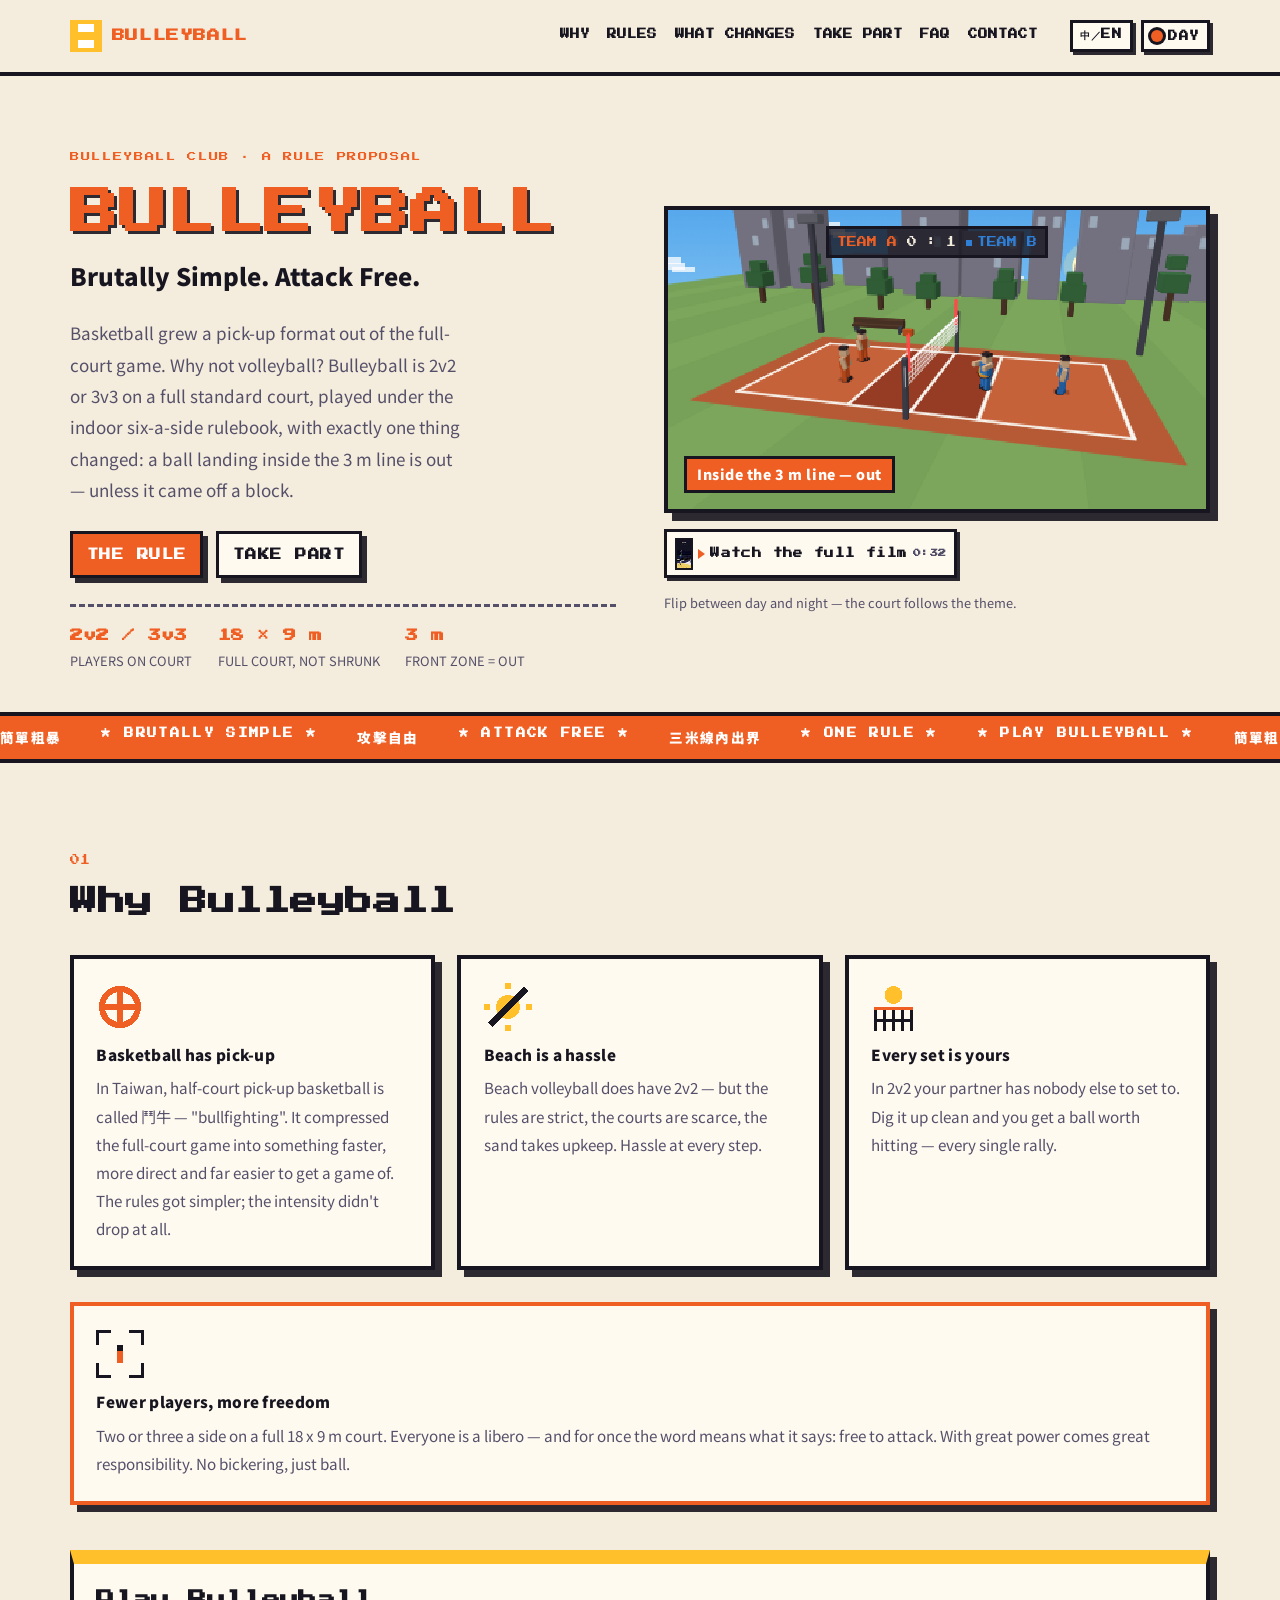
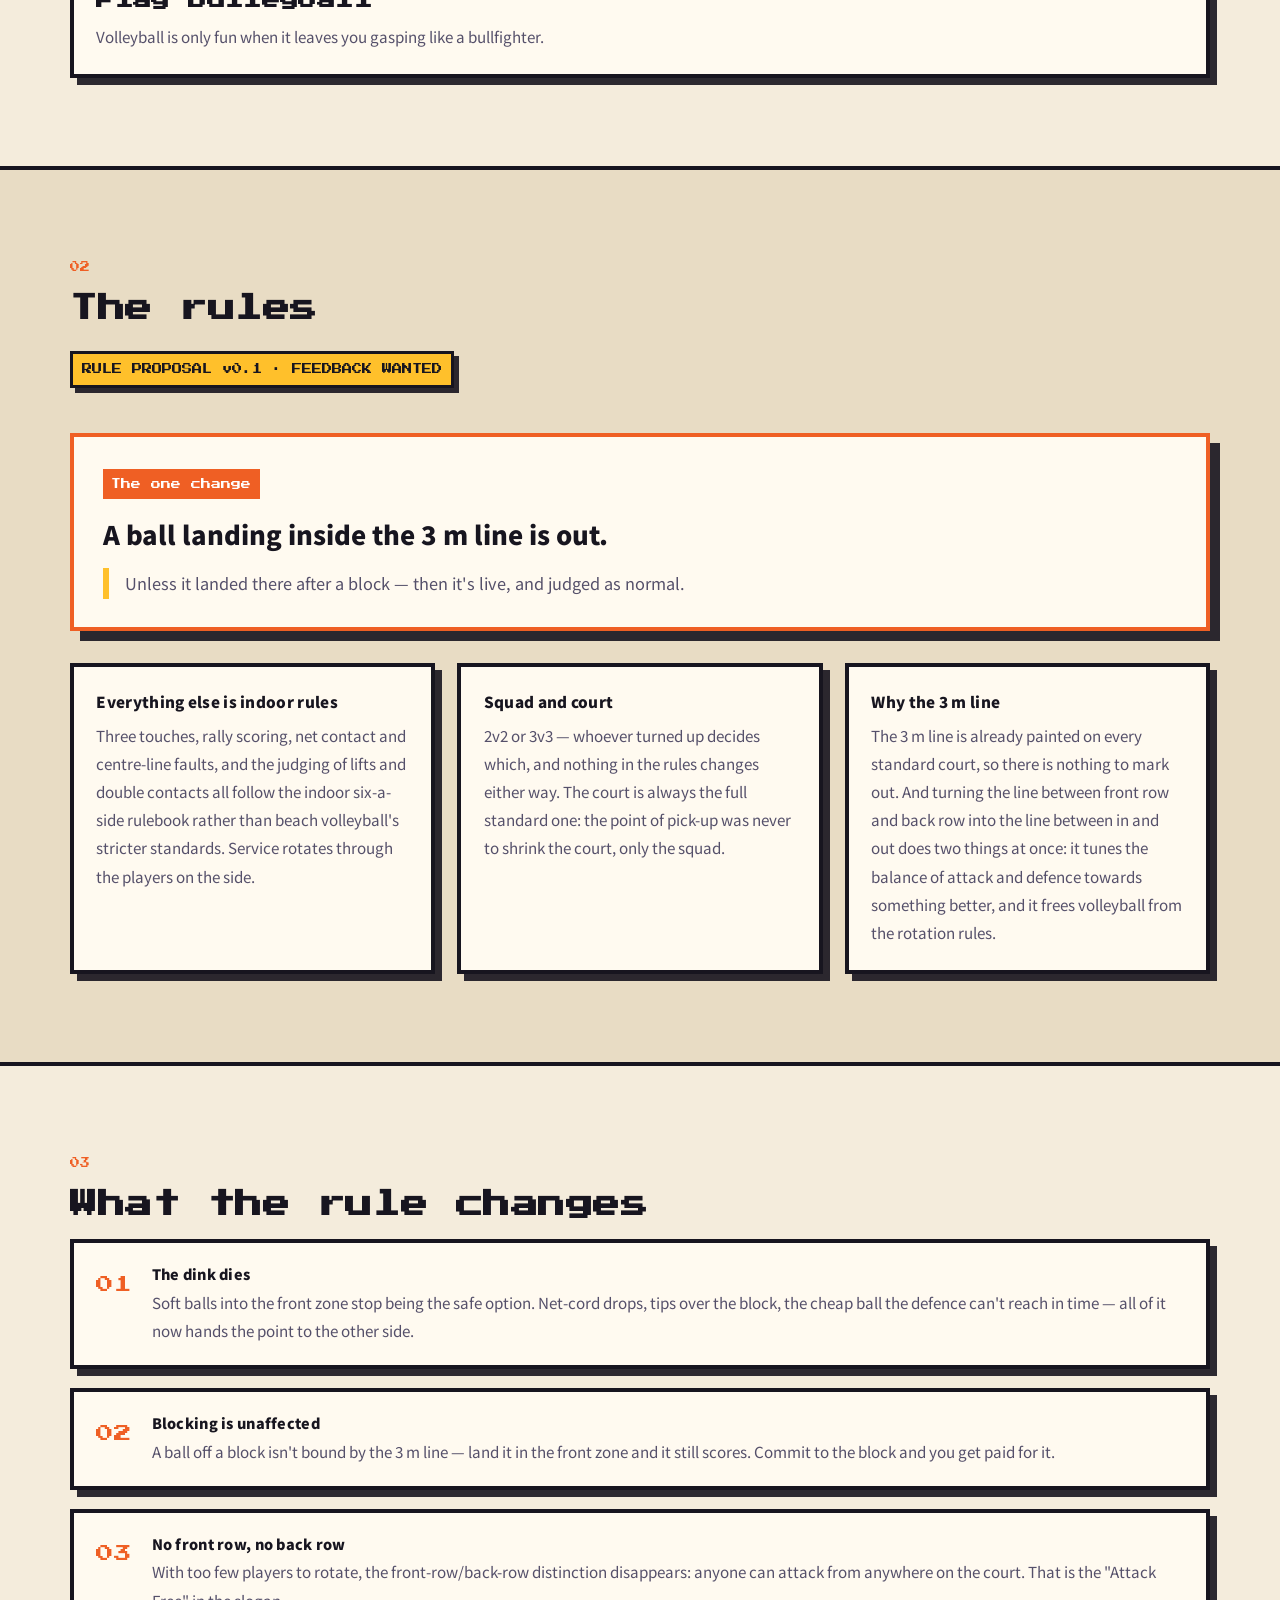
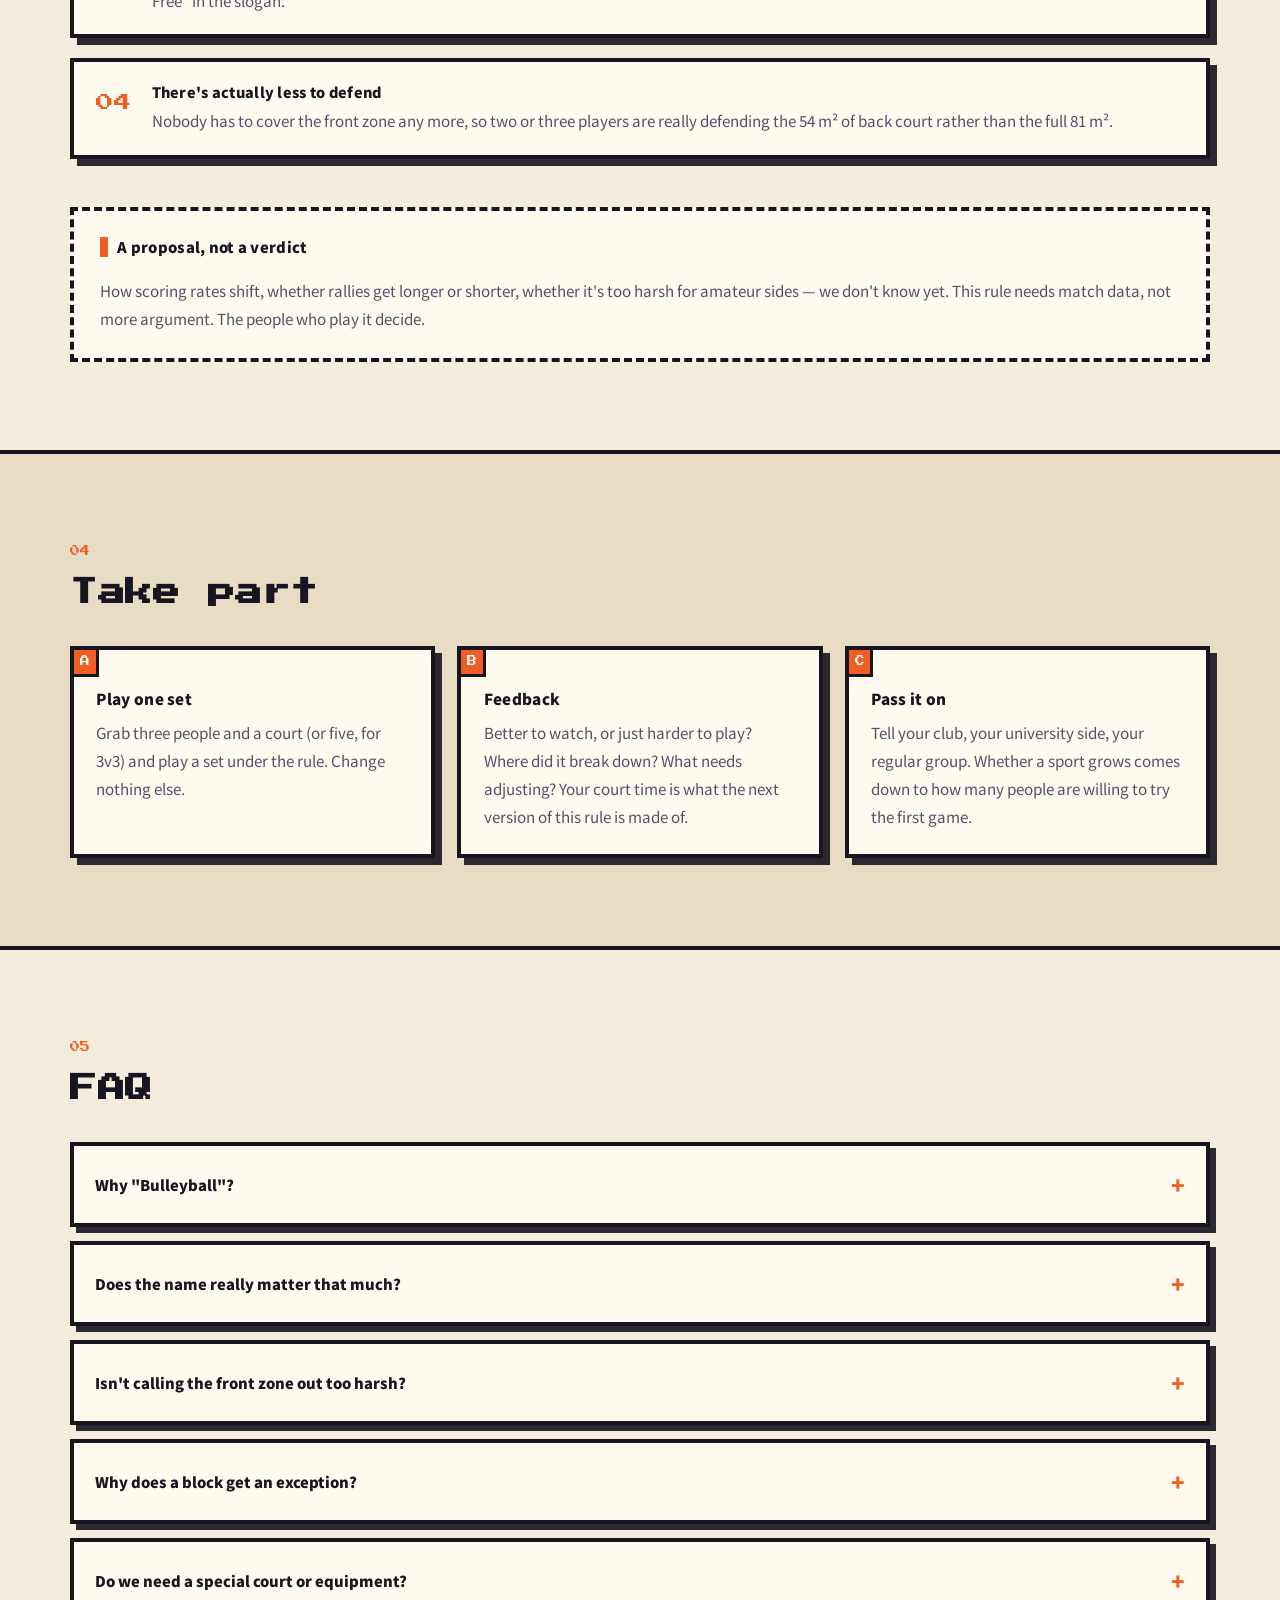
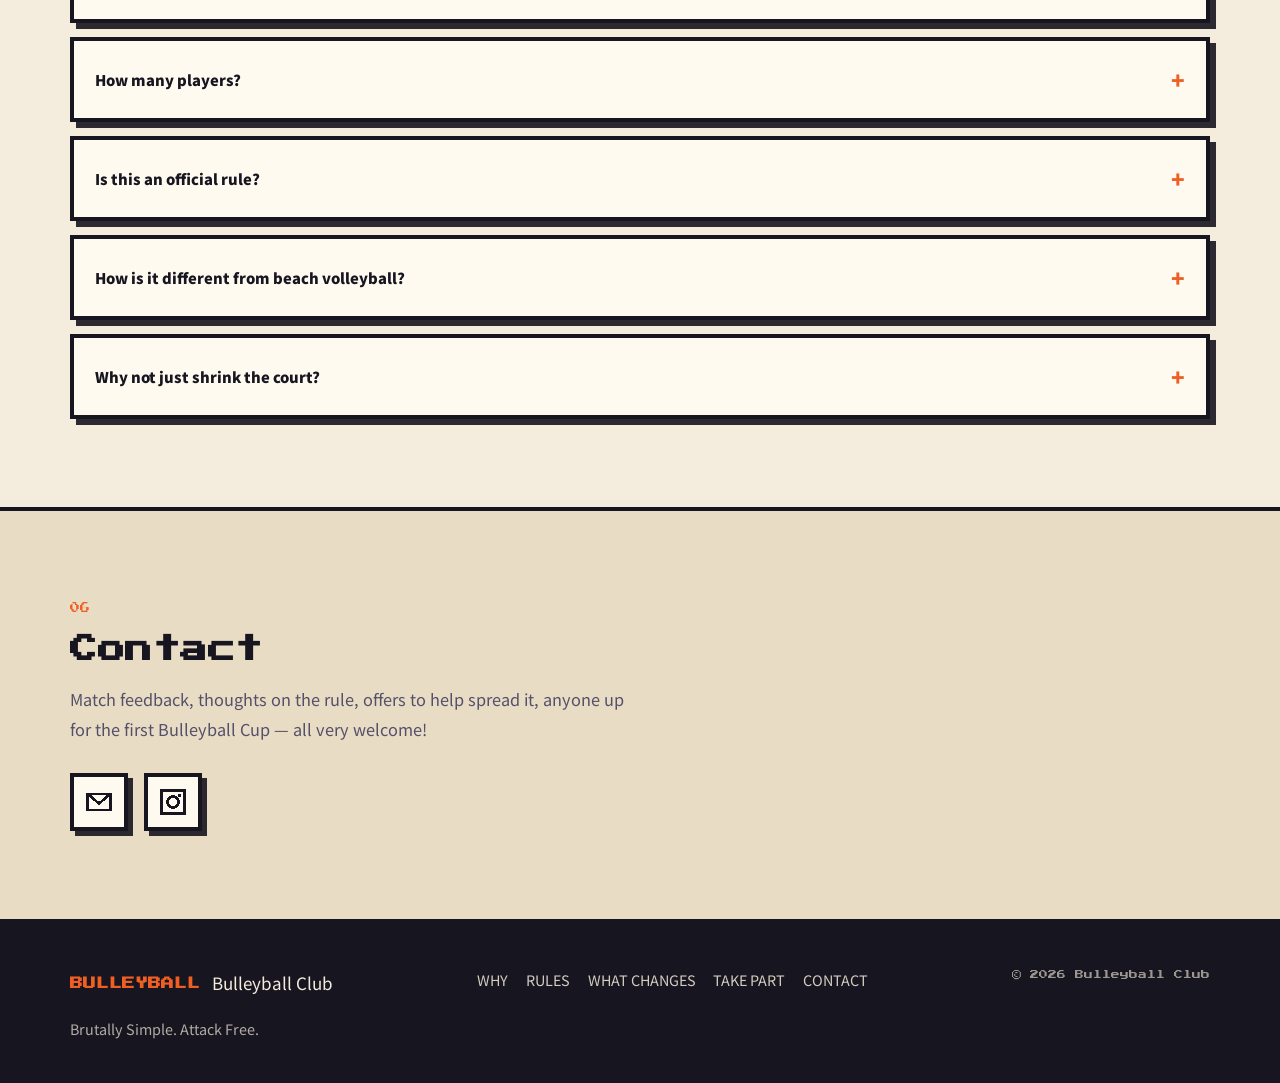
<file: index.html>
<!DOCTYPE html>
<html lang="zh-Hant" data-theme="dark">
<head>
<meta charset="utf-8">
<meta name="viewport" content="width=device-width, initial-scale=1">
<title>鬥牛排球 Bulleyball ｜ 鬥牛排球運動推廣社</title>
<meta name="description" data-i18n-attr="content:meta.desc" content="鬥牛排球（簡稱牛排）：2v2 或 3v3 打整座標準球場，規則沿用六人制排球競賽規則，只改一條——球落在三米線內算出界，攔網除外。簡單粗暴、攻擊自由">
<meta name="theme-color" content="#0f1020">
<link rel="icon" href="assets/img/favicon.svg" type="image/svg+xml">
<!-- Google Search does not list SVG among the favicon formats it reads,
     so the same mark is published as PNG and ICO as well. -->
<link rel="icon" href="assets/img/favicon-96.png" type="image/png" sizes="96x96">
<link rel="icon" href="/favicon.ico" sizes="32x32 48x48 64x64">
<link rel="apple-touch-icon" href="assets/img/apple-touch-icon.png" sizes="192x192">
<meta property="og:type" content="website">
<meta property="og:title" content="鬥牛排球 Bulleyball">
<meta property="og:description" content="簡單粗暴、攻擊自由。2v2 或 3v3 打整座標準球場，規則沿用六人制排球競賽規則，只改一條：球落在三米線內算出界，攔網除外。">
<meta property="og:url" content="https://bulleyball.club/">
<meta property="og:image" content="https://bulleyball.club/assets/img/og.png">
<meta name="twitter:card" content="summary_large_image">
<link rel="preconnect" href="https://fonts.googleapis.com">
<link rel="preconnect" href="https://fonts.gstatic.com" crossorigin>
<link href="https://fonts.googleapis.com/css2?family=Press+Start+2P&family=Noto+Sans+TC:wght@400;700;900&display=swap" rel="stylesheet">
<link rel="stylesheet" href="assets/css/style.css">
<script>
/* Bootstrap theme + language before paint to avoid a flash of the wrong mode. */
(function () {
  try {
    var t = localStorage.getItem('bb-theme');
    if (!t) t = window.matchMedia('(prefers-color-scheme: light)').matches ? 'light' : 'dark';
    document.documentElement.setAttribute('data-theme', t);
    var l = localStorage.getItem('bb-lang');
    if (!l) l = (navigator.language || 'zh').toLowerCase().indexOf('zh') === 0 ? 'zh' : 'en';
    document.documentElement.setAttribute('lang', l === 'zh' ? 'zh-Hant' : 'en');
    document.documentElement.setAttribute('data-lang', l);
  } catch (e) {}
})();
</script>
</head>
<body>
<a class="skip-link" href="#main" data-i18n="a11y.skip">跳到主要內容</a>

<header class="site-header">
  <div class="wrap header-inner">
    <a class="brand" href="#top">
      <span class="brand-mark" aria-hidden="true">
        <svg viewBox="0 0 32 32" width="32" height="32" shape-rendering="crispEdges">
          <rect x="0" y="0" width="32" height="32" fill="#ffc02b"/>
          <rect x="8" y="4" width="16" height="8" fill="#ffffff"/>
          <rect x="8" y="20" width="16" height="8" fill="#ffffff"/>
        </svg>
      </span>
      <span class="brand-text">
        <b class="brand-zh">鬥牛排球</b>
        <b class="brand-en latin">BULLEYBALL</b>
      </span>
    </a>

    <button class="nav-toggle pixel-btn" aria-expanded="false" aria-controls="site-nav" data-i18n-attr="aria-label:a11y.menu">
      <span aria-hidden="true">☰</span>
    </button>

    <nav id="site-nav" class="site-nav" data-i18n-attr="aria-label:a11y.nav">
      <a href="#about" data-i18n="nav.about">緣起</a>
      <a href="#rules" data-i18n="nav.rules">規則</a>
      <a href="#effect" data-i18n="nav.effect">改變了什麼</a>
      <a href="#join" data-i18n="nav.join">一起推廣</a>
      <a href="#faq" data-i18n="nav.faq">問答</a>
      <a href="#contact" data-i18n="nav.contact">聯絡</a>
    </nav>

    <div class="switches">
      <button id="lang-toggle" class="pixel-btn small" data-i18n-attr="aria-label:a11y.lang">
        <span class="latin">中／EN</span>
      </button>
      <button id="theme-toggle" class="pixel-btn small" data-i18n-attr="aria-label:a11y.theme">
        <span class="theme-ico" aria-hidden="true"></span>
        <span class="theme-label" data-i18n="ui.night">夜場</span>
      </button>
    </div>
  </div>
</header>

<main id="main">

<!-- ══════════════ HERO ══════════════ -->
<section class="hero" id="top">
  <div class="wrap hero-grid">
    <div class="hero-copy">
      <p class="eyebrow" data-i18n="hero.eyebrow">鬥牛排球運動推廣社 ・ 規則倡議中</p>
      <h1 class="hero-title">
        <span class="t-zh">鬥牛排球</span>
        <span class="t-en latin">BULLEYBALL</span>
      </h1>
      <p class="hero-sub" data-i18n="hero.sub">簡稱「牛排」</p>
      <p class="hero-slogan" data-i18n="hero.slogan">簡單粗暴、攻擊自由</p>
      <p class="hero-lead" data-i18n="hero.lead">籃球從全場發展出「鬥牛」，排球何嘗不可？2v2 或 3v3 打整座標準球場，規則沿用六人制排球競賽規則，只動一條：球落在三米線內算出界——攔網除外。</p>
      <div class="hero-cta">
        <a class="pixel-btn primary" href="#rules" data-i18n="hero.cta1">看規則</a>
        <a class="pixel-btn" href="#join" data-i18n="hero.cta2">一起推廣</a>
      </div>
      <ul class="hero-facts">
        <li><b class="latin">2v2 / 3v3</b><span data-i18n="hero.fact1">上場人數</span></li>
        <li><b class="latin">18 × 9 m</b><span data-i18n="hero.fact2">標準全場，不縮小</span></li>
        <li><b class="latin">3 m</b><span data-i18n="hero.fact3">前區＝出界區</span></li>
      </ul>
    </div>

    <figure class="court-stage">
      <div class="stage-frame">
        <canvas id="court-canvas" width="384" height="216" data-i18n-attr="aria-label:a11y.canvas"
                role="img" aria-label="2v2 鬥牛排球對戰的像素風 3D 動畫"></canvas>
        <div class="stage-hud" aria-hidden="true">
          <div class="scoreboard" id="scoreboard" data-serve="b">
            <span class="team a latin">TEAM A</span>
            <span class="score latin" id="score-a">0</span>
            <span class="sep latin">:</span>
            <span class="score latin" id="score-b">0</span>
            <span class="team b latin">TEAM B</span>
          </div>
          <div class="caption" id="stage-caption" data-i18n="stage.serve">發球</div>
        </div>
        <!-- the whole court is the pause/play control, like a video player -->
        <button id="anim-toggle" class="stage-toggle" type="button" aria-pressed="false"
                aria-label="暫停動畫">
          <span class="stage-icon" aria-hidden="true">
            <svg class="i-play" viewBox="0 0 7 7" width="28" height="28" shape-rendering="crispEdges">
              <path d="M0 0h2v7H0zM2 1h2v5H2zM4 2h2v3H4zM6 3h1v1H6z" fill="currentColor"/>
            </svg>
            <svg class="i-pause" viewBox="0 0 7 7" width="28" height="28" shape-rendering="crispEdges">
              <path d="M0 0h2v7H0zM5 0h2v7H5z" fill="currentColor"/>
            </svg>
          </span>
        </button>
        <div class="stage-fallback" id="stage-fallback" hidden data-i18n="stage.fallback">
          你的瀏覽器無法顯示這段動畫，但球場永遠都在。
        </div>
      </div>
      <figcaption class="stage-cap">
        <!-- the animation is the teaser; the full narrated film lives on
             Instagram and is only loaded when someone asks for it -->
        <a class="pixel-btn small reel-link" href="https://www.instagram.com/reel/DfxQILjB1dt/" target="_blank" rel="noopener"
           data-i18n-attr="href:reel.url">
          <img class="reel-thumb" src="assets/img/reel-zh.jpg" width="18" height="32" alt="" data-i18n-attr="src:reel.img">
          <span data-i18n="reel.cta">看完整版影片</span>
          <span class="reel-len latin" aria-hidden="true">0:32</span>
        </a>
        <span data-i18n="stage.hint">切換日夜模式，球場也會跟著換成白天／夜間。</span>
      </figcaption>
    </figure>
  </div>
</section>

<div class="ticker" aria-hidden="true">
  <div class="ticker-track">
    <span>簡單粗暴</span><span class="latin">★ BRUTALLY SIMPLE ★</span>
    <span>攻擊自由</span><span class="latin">★ ATTACK FREE ★</span>
    <span>三米線內出界</span><span class="latin">★ ONE RULE ★</span>
    <span class="zh-pun">今晚打牛排</span><span class="latin">★ PLAY BULLEYBALL ★</span>
    <span>簡單粗暴</span><span class="latin">★ BRUTALLY SIMPLE ★</span>
    <span>攻擊自由</span><span class="latin">★ ATTACK FREE ★</span>
    <span>三米線內出界</span><span class="latin">★ ONE RULE ★</span>
    <span class="zh-pun">今晚打牛排</span><span class="latin">★ PLAY BULLEYBALL ★</span>
  </div>
</div>

<!-- ══════════════ WHY ══════════════ -->
<section id="about" class="section">
  <div class="wrap">
    <p class="section-num latin">01</p>
    <h2 class="section-title" data-i18n="about.title">為什麼要有鬥牛排球</h2>

    <div class="cards three">
      <article class="card">
        <div class="card-ico" aria-hidden="true">
          <svg viewBox="0 0 16 16" width="48" height="48" shape-rendering="crispEdges">
            <circle cx="8" cy="8" r="6" fill="none" stroke="var(--accent)" stroke-width="2"/>
            <rect x="2" y="7" width="12" height="2" fill="var(--accent)"/>
            <rect x="7" y="2" width="2" height="12" fill="var(--accent)"/>
          </svg>
        </div>
        <h3 data-i18n="about.c1.h">籃球有鬥牛</h3>
        <p data-i18n="about.c1.p">台灣俗稱的「鬥牛」，把全場籃球濃縮成一種更快、更直接、更好揪人的玩法。規則簡化了，強度一點也沒少，反而成了最多人在打的形式。</p>
      </article>
      <article class="card">
        <div class="card-ico" aria-hidden="true">
          <svg viewBox="0 0 16 16" width="48" height="48" shape-rendering="crispEdges">
            <circle cx="8" cy="8" r="4" fill="var(--accent-2)"/>
            <rect x="7" y="0" width="2" height="2" fill="var(--accent-2)"/>
            <rect x="7" y="14" width="2" height="2" fill="var(--accent-2)"/>
            <rect x="0" y="7" width="2" height="2" fill="var(--accent-2)"/>
            <rect x="14" y="7" width="2" height="2" fill="var(--accent-2)"/>
            <g stroke="var(--ink)" stroke-width="2">
              <line x1="2" y1="14" x2="14" y2="2"/>
            </g>
          </svg>
        </div>
        <h3 data-i18n="about.c2.h">沙排太麻煩</h3>
        <p data-i18n="about.c2.p">沙灘排球雖然可以 2v2，但規則嚴謹、場地稀少、維護不易、各種麻煩。</p>
      </article>
      <article class="card">
        <div class="card-ico" aria-hidden="true">
          <!-- a ball above the net: tape in accent, mesh mirrored about x=8 -->
          <svg viewBox="0 0 16 16" width="48" height="48" shape-rendering="crispEdges">
            <circle cx="7.5" cy="4" r="3" fill="var(--accent-2)"/>
            <rect x="1" y="8" width="13" height="1" fill="var(--accent)"/>
            <g fill="var(--ink)">
              <rect x="1" y="9" width="1" height="7"/><rect x="4" y="9" width="1" height="7"/>
              <rect x="7" y="9" width="1" height="7"/>
              <rect x="10" y="9" width="1" height="7"/><rect x="13" y="9" width="1" height="7"/>
              <rect x="1" y="12" width="13" height="1"/>
            </g>
          </svg>
        </div>
        <h3 data-i18n="about.c3.h">一定舉給你</h3>
        <p data-i18n="about.c3.p">2v2，隊友舉球一定得舉給你，只要接好球，就有好球打！</p>
      </article>
    </div>

    <div class="cards">
      <article class="card highlight">
        <div class="card-ico" aria-hidden="true">
          <svg viewBox="0 0 16 16" width="48" height="48" shape-rendering="crispEdges">
            <g fill="var(--ink)">
              <rect x="0" y="0" width="5" height="1"/><rect x="0" y="0" width="1" height="5"/>
              <rect x="11" y="0" width="5" height="1"/><rect x="15" y="0" width="1" height="5"/>
              <rect x="0" y="15" width="5" height="1"/><rect x="0" y="11" width="1" height="5"/>
              <rect x="11" y="15" width="5" height="1"/><rect x="15" y="11" width="1" height="5"/>
            </g>
            <rect x="7" y="5" width="2" height="2" fill="var(--ink)"/>
            <rect x="7" y="7" width="2" height="4" fill="var(--accent)"/>
          </svg>
        </div>
        <h3 data-i18n="about.c4.h">人少更自由</h3>
        <p data-i18n="about.c4.p">2v2 或 3v3，打整座 18×9 公尺的標準球場，人人都是可以自由攻擊的自由球員。能力越強，責任越大。不鬥嘴，只鬥牛。</p>
      </article>
    </div>

    <div class="name-story">
      <div class="cards two">
        <article class="card accent-2">
          <p class="kicker latin">EN</p>
          <h4 class="latin big">Play Bulleyball</h4>
          <p data-i18n="about.name.en">氣喘如牛的排球，才好玩</p>
        </article>
        <article class="card accent-2 zh-only">
          <p class="kicker">中文</p>
          <h4 class="big">打牛排</h4>
          <p data-i18n="about.name.zh">今晚打牛排嗎？懂的就懂</p>
        </article>
      </div>
    </div>
  </div>
</section>

<!-- ══════════════ RULES ══════════════ -->
<section id="rules" class="section alt">
  <div class="wrap">
    <p class="section-num latin">02</p>
    <h2 class="section-title" data-i18n="rules.title">規則</h2>
    <p class="badge" data-i18n="rules.badge">規則倡議 v0.1 ・ 歡迎試打後回饋</p>

    <div class="rule-headline">
      <p class="rule-tag" data-i18n="rules.one.h">唯一的微調</p>
      <p class="rule-main" data-i18n="rules.one.p1">球落在三米線內，算出界。</p>
      <p class="rule-except" data-i18n="rules.one.p2">但若該球經攔網後落在三米線內，不算出界，照常判定。</p>
    </div>

    <div class="cards three">
      <article class="card">
        <h3 data-i18n="rules.std.h">其餘照六人制走</h3>
        <p data-i18n="rules.std.p">三次觸球、每球得分、觸網與過中線、持球與連擊的判定，全部依照六人制排球競賽規則，不採用沙灘排球那套較嚴格的判定。發球在隊員之間依序輪替。</p>
      </article>
      <article class="card">
        <h3 data-i18n="rules.count.h">人數與場地</h3>
        <p data-i18n="rules.count.p">2v2 或 3v3，現場有幾個人就決定打哪一種，規則完全不用改。場地一律是整座標準球場——鬥牛的重點從來不是把場地變小，而是把人變少。</p>
      </article>
      <article class="card">
        <h3 data-i18n="rules.why.h">為什麼是三米線</h3>
        <p data-i18n="rules.why.p">三米線本來就畫在每一座標準球場上，不必重新標線。當前後排的界線變成場內外的界線，不僅巧妙地將 Bulleyball 的攻守優勢微調出更好的平衡，也將排球從輪轉規則解放出來！</p>
      </article>
    </div>

  </div>
</section>

<!-- ══════════════ WHAT CHANGES ══════════════ -->
<section id="effect" class="section">
  <div class="wrap">
    <p class="section-num latin">03</p>
    <h2 class="section-title" data-i18n="effect.title">這條規則改變了什麼</h2>

    <ol class="spirit-list">
      <li>
        <span class="spirit-num latin">01</span>
        <div>
          <h4 data-i18n="effect.c1.h">吊球與輕推失效</h4>
          <p data-i18n="effect.c1.p">前區的小球不再是安全牌。擦網落地、網前輕推、防守方來不及的那種取巧球，全部變成對方得分。</p>
        </div>
      </li>
      <li>
        <span class="spirit-num latin">02</span>
        <div>
          <h4 data-i18n="effect.c2.h">攔網不受影響</h4>
          <p data-i18n="effect.c2.p">經攔網的球不受三米線限制，落在前區照樣得分。敢攔、攔得到，就有回報。</p>
        </div>
      </li>
      <li>
        <span class="spirit-num latin">03</span>
        <div>
          <h4 data-i18n="effect.c3.h">沒有前後排，人人可攻</h4>
          <p data-i18n="effect.c3.p">人數少到不需要輪轉，也就沒有前排後排之分：任何人、在任何位置都可以起跳攻擊。這就是「攻擊自由」。</p>
        </div>
      </li>
      <li>
        <span class="spirit-num latin">04</span>
        <div>
          <h4 data-i18n="effect.c4.h">要守的範圍其實變小了</h4>
          <p data-i18n="effect.c4.p">三米線內不必再防守，兩三個人真正要顧的只剩後場那 54 平方公尺，而不是整整 81 平方公尺。</p>
        </div>
      </li>
    </ol>

    <div class="safety">
      <h3 class="sub-title" data-i18n="effect.note.h">這是提案，不是定論</h3>
      <p data-i18n="effect.note.p">得分率會怎麼變、來回會變長還是變短、對業餘隊伍會不會太嚴苛，我們都還沒有答案。這條規則需要的是實戰資料，不是更多論述。打過的人說了算。</p>
    </div>
  </div>
</section>

<!-- ══════════════ TAKE PART ══════════════ -->
<section id="join" class="section alt">
  <div class="wrap">
    <p class="section-num latin">04</p>
    <h2 class="section-title" data-i18n="join.title">一起推廣</h2>

    <div class="cards three">
      <article class="card path"><span class="path-num latin">A</span><h3 data-i18n="join.j1.h">試打一局</h3><p data-i18n="join.j1.p">找三個人佔一個場（或五個，打 3v3），用這條規則打一局。其他規則完全不用改。</p></article>
      <article class="card path"><span class="path-num latin">B</span><h3 data-i18n="join.j2.h">回饋結果</h3><p data-i18n="join.j2.p">比賽變得更好看還是更難打？哪裡卡住了？需要調整什麼？你的實戰經驗就是這條規則的下一個版本。</p></article>
      <article class="card path"><span class="path-num latin">C</span><h3 data-i18n="join.j3.h">把牛排講出去</h3><p data-i18n="join.j3.p">告訴你的球隊、系隊、社團與球友。一項運動能不能長出來，取決於有多少人願意試第一場。</p></article>
    </div>
  </div>
</section>

<!-- ══════════════ FAQ ══════════════ -->
<section id="faq" class="section">
  <div class="wrap">
    <p class="section-num latin">05</p>
    <h2 class="section-title" data-i18n="faq.title">常見問題</h2>
    <div class="faq-list">
      <details class="faq-item">
        <summary data-i18n="faq.q1">為什麼叫「鬥牛排球」？</summary>
        <p data-i18n="faq.a1">因為它想成為排球版的鬥牛。籃球的鬥牛是從全場長出來的另一種玩法，我們想讓排球也有一種。英文 Bulleyball 把 bull 藏進 volleyball 裡——不是兇猛的那個牛，是氣喘如牛的那個牛。中英文剛好對得起來。</p>
      </details>
      <details class="faq-item">
        <summary data-i18n="faq.q2">「牛排」是認真的簡稱嗎？</summary>
        <p data-i18n="faq.a2">非常認真。運動要能被約出來，名字就得夠好喊。「今晚打牛排」比任何宣傳都有效。</p>
      </details>
      <details class="faq-item">
        <summary data-i18n="faq.q3">三米線內落地就算出界，會不會太嚴苛？</summary>
        <p data-i18n="faq.a3">如果是六人制，可能太嚴苛。但鬥牛排球只有兩三個人守全場——把前區排除在有效區域外，反而是讓少人數守得住的關鍵。如果實戰證明不對，這條規則就會改，所以我們才需要你的試打回饋。</p>
      </details>
      <details class="faq-item">
        <summary data-i18n="faq.q4">為什麼攔網要除外？</summary>
        <p data-i18n="faq.a4">沒有這條除外的話，攔網會變成一件划不來的事：攔到反而讓球落在自己的前區送分。有了攔網除外，攔網的回報回來了，網前的正面對決才有意義。</p>
      </details>
      <details class="faq-item">
        <summary data-i18n="faq.q5">需要特別的場地或器材嗎？</summary>
        <p data-i18n="faq.a5">完全不需要。標準排球場、標準球網、標準用球，三米線本來就畫好了。</p>
      </details>
      <details class="faq-item">
        <summary data-i18n="faq.q6">幾個人可以打？</summary>
        <p data-i18n="faq.a6">2v2 或 3v3。現場有幾個人就打哪一種，規則不用改。場地一律用整座標準球場，不縮小。</p>
      </details>
      <details class="faq-item">
        <summary data-i18n="faq.q7">這是正式規則嗎？</summary>
        <p data-i18n="faq.a7">不是。這是一個公開倡議，版本標記為 v0.1。我們沒有任何權威地位，只有一個想試試看的提案，和一個歡迎被推翻的態度。</p>
      </details>
      <details class="faq-item">
        <summary data-i18n="faq.q8">跟沙灘排球有什麼不同？</summary>
        <p data-i18n="faq.a8">沙排換掉了場地、球與判定標準，是另一項運動。鬥牛排球用一般標準球場與六人制的規則判定，只是把人數減到兩三個，再加一條落點限制。</p>
      </details>
      <details class="faq-item">
        <summary data-i18n="faq.q9">為什麼不乾脆把場地縮小？</summary>
        <p data-i18n="faq.a9">因為縮小場地就要重新標線，而每一座球場的線都不一樣。三米線本來就畫好了——用它當出界線，等於不動任何一條線就把有效區域縮小，走到哪一座場都能立刻開打。</p>
      </details>
    </div>
  </div>
</section>

<!-- ══════════════ CONTACT ══════════════ -->
<section id="contact" class="section alt">
  <div class="wrap">
    <p class="section-num latin">06</p>
    <h2 class="section-title" data-i18n="contact.title">聯絡我們</h2>
    <p class="section-lead" data-i18n="contact.lead">試打回饋、規則意見、想一起推廣、有志參與第一屆牛排盃，都熱烈歡迎！</p>
    <ul class="contact-links">
      <li>
        <a href="mailto:PHIL@bulleyball.club" title="PHIL@bulleyball.club" aria-label="PHIL@bulleyball.club">
          <svg viewBox="0 0 16 16" width="26" height="26" shape-rendering="crispEdges" aria-hidden="true">
            <rect x="1" y="3" width="14" height="10" fill="none" stroke="currentColor" stroke-width="1.6"/>
            <path d="M1 3 L8 9 L15 3" fill="none" stroke="currentColor" stroke-width="1.6"/>
          </svg>
        </a>
      </li>
      <li>
        <a href="https://instagram.com/bulleyball.club" target="_blank" rel="noopener"
           title="Instagram @bulleyball.club" aria-label="Instagram @bulleyball.club">
          <svg viewBox="0 0 16 16" width="26" height="26" shape-rendering="crispEdges" aria-hidden="true">
            <rect x="1" y="1" width="14" height="14" fill="none" stroke="currentColor" stroke-width="1.6"/>
            <circle cx="8" cy="8" r="3.4" fill="none" stroke="currentColor" stroke-width="1.6"/>
            <rect x="11.3" y="3.3" width="1.8" height="1.8" fill="currentColor"/>
          </svg>
        </a>
      </li>
    </ul>
  </div>
</section>

</main>

<footer class="site-footer">
  <div class="wrap footer-inner">
    <div>
      <p class="footer-brand"><b class="latin">BULLEYBALL</b> <span data-i18n="footer.org">鬥牛排球運動推廣社</span></p>
      <p class="footer-slogan" data-i18n="hero.slogan">簡單粗暴、攻擊自由</p>
    </div>
    <nav class="footer-nav" data-i18n-attr="aria-label:a11y.footernav">
      <a href="#about" data-i18n="nav.about">緣起</a>
      <a href="#rules" data-i18n="nav.rules">規則</a>
      <a href="#effect" data-i18n="nav.effect">改變了什麼</a>
      <a href="#join" data-i18n="nav.join">一起推廣</a>
      <a href="#contact" data-i18n="nav.contact">聯絡</a>
    </nav>
    <p class="copy latin">© <span id="year">2026</span> Bulleyball Club</p>
  </div>
</footer>

<dialog class="reel-dialog" id="reel-dialog" data-i18n-attr="aria-label:reel.h" aria-label="鬥牛排球規則影片">
  <button class="pixel-btn small reel-close" type="button" data-i18n-attr="aria-label:reel.close" aria-label="關閉影片">
    <span aria-hidden="true">✕</span>
  </button>
  <div class="reel-frame"></div>
</dialog>

<script src="assets/js/i18n.js"></script>
<script src="assets/js/court3d.js"></script>
<script src="assets/js/app.js"></script>
</body>
</html>
</file>
<file: assets/css/style.css>
/* ============================================================
   Bulleyball 地攤排球 — pixel-arcade stylesheet
   Palettes: light = daytime outdoor court, dark = floodlit night
   ============================================================ */

:root {
  /* daytime */
  --paper:    #f4ecdc;
  --paper-2:  #e8dcc4;
  --ink:      #17151f;
  --ink-2:    #55506a;
  --accent:   #ef5f24;   /* bulleyball orange */
  --accent-2: #ffc02b;   /* ball yellow      */
  --accent-3: #2f7fd6;   /* street blue      */
  --line:     #ffffff;
  --edge:     #17151f;
  --shadow:   rgba(23, 21, 31, 0.9);
  --card:     #fffaf0;
  --c-ground: #93b96a;
  --c-court:  #d1673c;
  --c-zone:   #b6512e;
  --sky-a:    #6fc6ff;
  --sky-b:    #cdeeff;
  --hud:      rgba(23, 21, 31, 0.78);
  --hud-ink:  #f4ecdc;
  --c-skin:   #f2c89e;
  /* the footer is dark in both themes, so its colours are set once here
     and deliberately not redefined under [data-theme="dark"] */
  --footer-bg:  #17151f;
  --footer-ink: #f4ecdc;
  color-scheme: light;
}

[data-theme="dark"] {
  /* floodlit night */
  --paper:    #12121f;
  --paper-2:  #1b1b2e;
  --ink:      #f2eefc;
  --ink-2:    #a49dc4;
  --accent:   #ff7a35;
  --accent-2: #ffd66a;
  --accent-3: #5fa2ff;
  --line:     #f2eefc;
  --edge:     #000010;
  --shadow:   rgba(0, 0, 16, 0.95);
  --card:     #1e1e33;
  --c-ground: #23304a;
  --c-court:  #6a3a34;
  --c-zone:   #4d2a2a;
  --sky-a:    #070a1c;
  --sky-b:    #1d2350;
  --hud:      rgba(0, 0, 16, 0.8);
  --hud-ink:  #ffd66a;
  --c-skin:   #d6ac8a;
  color-scheme: dark;
}

* { box-sizing: border-box; }

html { scroll-behavior: smooth; scroll-padding-top: 84px; }
@media (prefers-reduced-motion: reduce) { html { scroll-behavior: auto; } }

body {
  margin: 0;
  background: var(--paper);
  color: var(--ink);
  font-family: "Noto Sans TC", "PingFang TC", "Microsoft JhengHei", system-ui, sans-serif;
  font-size: 17px;
  line-height: 1.85;
  -webkit-font-smoothing: antialiased;
  transition: background-color .35s steps(4), color .35s steps(4);
}

/* Latin display type gets the arcade face; CJK keeps a heavy sans. */
.latin, .pixel-btn, .section-num, .eyebrow, .badge, .kicker,
[lang="en"] .site-nav a, [lang="en"] h1, [lang="en"] h2,
[lang="en"] .section-title, [lang="en"] .spirit-num {
  font-family: "Press Start 2P", "Courier New", monospace;
}

h1, h2, h3, h4 { font-weight: 900; line-height: 1.35; margin: 0 0 .6em; letter-spacing: .02em; }
p { margin: 0 0 1em; }
a { color: inherit; }

.wrap { width: min(1140px, 92vw); margin-inline: auto; }

.skip-link {
  position: absolute; left: -9999px; top: 0; z-index: 100;
  background: var(--accent); color: #fff; padding: .6em 1em; font-weight: 700;
}
.skip-link:focus { left: 8px; top: 8px; }

:focus-visible { outline: 3px solid var(--accent-3); outline-offset: 3px; }

/* ---------- pixel button ---------- */
.pixel-btn {
  display: inline-flex; align-items: center; gap: .5em;
  background: var(--card); color: var(--ink);
  border: 3px solid var(--edge);
  box-shadow: 5px 5px 0 var(--shadow);
  padding: .85em 1.2em;
  font-size: .72rem; font-weight: 700; letter-spacing: .04em;
  text-decoration: none; cursor: pointer;
  image-rendering: pixelated;
  transition: transform .06s steps(2), box-shadow .06s steps(2), background-color .2s;
}
.pixel-btn:hover { background: var(--accent-2); color: #17151f; }
.pixel-btn:active { transform: translate(5px, 5px); box-shadow: 0 0 0 var(--shadow); }
.pixel-btn.primary { background: var(--accent); color: #fff; }
.pixel-btn.primary:hover { background: var(--accent-2); color: #17151f; }
.pixel-btn.small { padding: .6em .8em; font-size: .6rem; box-shadow: 3px 3px 0 var(--shadow); }
.pixel-btn.small:active { transform: translate(3px, 3px); }

/* ---------- header ---------- */
.site-header {
  position: sticky; top: 0; z-index: 50;
  background: var(--paper);
  border-bottom: 4px solid var(--edge);
}
.header-inner {
  display: flex; align-items: center; gap: 1rem;
  min-height: 72px; padding: .5rem 0;
}
.brand { display: flex; align-items: center; gap: .6rem; text-decoration: none; }
.brand-mark { display: block; line-height: 0; }
.brand-text { display: flex; flex-direction: column; line-height: 1.1; }
.brand-zh { font-size: 1.15rem; letter-spacing: .12em; }
.brand-en { font-size: .55rem; color: var(--accent); letter-spacing: .05em; }
[lang="en"] .brand-zh { display: none; }
[lang="en"] .brand-en { font-size: .8rem; }

.site-nav { display: flex; gap: 1.1rem; margin-left: auto; flex-wrap: wrap; }
.site-nav a {
  text-decoration: none; font-weight: 700; font-size: .92rem;
  padding: .25em 0; border-bottom: 3px solid transparent;
}
[lang="en"] .site-nav a { font-size: .6rem; }
.site-nav a:hover { border-bottom-color: var(--accent); color: var(--accent); }

.switches { display: flex; gap: .5rem; margin-left: 1rem; }
.theme-ico { width: 12px; height: 12px; background: var(--accent-2); display: inline-block; box-shadow: 0 0 0 3px var(--edge); }
[data-theme="light"] .theme-ico { background: var(--accent); border-radius: 50%; }

.nav-toggle { display: none; margin-left: auto; }

@media (max-width: 940px) {
  .nav-toggle { display: inline-flex; }
  .site-nav {
    display: none; position: absolute; top: 100%; left: 0; right: 0;
    flex-direction: column; gap: 0; background: var(--paper);
    border-bottom: 4px solid var(--edge); padding: .5rem 4vw 1.2rem;
  }
  .site-nav.open { display: flex; }
  .site-nav a { padding: .7em 0; border-bottom: 2px solid var(--paper-2); }
  .switches { margin-left: .5rem; }
}
@media (max-width: 520px) {
  .switches .theme-label { display: none; }
}

/* ---------- hero ---------- */
.hero { padding: clamp(2rem, 6vw, 4.5rem) 0 2.5rem; }
.hero-grid { display: grid; grid-template-columns: 1fr 1fr; gap: clamp(1.5rem, 4vw, 3rem); align-items: center; }
@media (max-width: 900px) { .hero-grid { grid-template-columns: 1fr; } }

.eyebrow {
  font-size: .58rem; color: var(--accent); letter-spacing: .18em;
  margin-bottom: 1rem;
}
.hero-title { margin-bottom: .3em; }
.hero-title .t-zh { display: block; font-size: clamp(2.6rem, 8vw, 4.4rem); letter-spacing: .06em; }
.hero-title .t-en {
  display: block; font-size: clamp(.9rem, 2.6vw, 1.5rem); color: var(--accent);
  text-shadow: 3px 3px 0 var(--shadow);
}
[lang="en"] .hero-title .t-zh { display: none; }
[lang="en"] .hero-title .t-en { font-size: clamp(1.5rem, 5.2vw, 3rem); }

.hero-sub {
  font-size: .95rem; font-weight: 700; color: var(--ink-2); letter-spacing: .1em;
  margin: -.1em 0 1.1em;
}
[lang="en"] .hero-sub { font-size: .58rem; letter-spacing: .08em; }

.hero-slogan { font-size: clamp(1.15rem, 2.6vw, 1.5rem); font-weight: 900; margin-bottom: .8em; }
.hero-lead { color: var(--ink-2); max-width: 44ch; }
.hero-cta { display: flex; gap: .8rem; flex-wrap: wrap; margin: 1.6rem 0; }

.hero-facts {
  list-style: none; display: flex; gap: 1.6rem; padding: 0; margin: 0; flex-wrap: wrap;
  border-top: 3px dashed var(--ink-2); padding-top: 1.1rem;
}
.hero-facts li { display: flex; flex-direction: column; }
.hero-facts b { font-size: .82rem; color: var(--accent); }
.hero-facts span { font-size: .8rem; color: var(--ink-2); }

/* ---------- 3D stage ---------- */
.court-stage { margin: 0; }
.stage-frame {
  position: relative;
  border: 4px solid var(--edge);
  box-shadow: 8px 8px 0 var(--shadow);
  background: var(--sky-b);
  overflow: hidden;
  aspect-ratio: 16 / 9;
}
#court-canvas {
  display: block; width: 100%; height: 100%;
  image-rendering: pixelated; image-rendering: crisp-edges;
}
.stage-hud {
  position: absolute; inset: 0; pointer-events: none;
  display: flex; flex-direction: column; justify-content: space-between;
  padding: 3%;
}
.scoreboard {
  align-self: center; display: flex; align-items: center; gap: .5em;
  background: var(--hud); color: var(--hud-ink);
  border: 3px solid var(--edge);
  padding: .4em .8em; font-family: "Press Start 2P", monospace; font-size: clamp(.42rem, 1.3vw, .62rem);
}
/* a block beside the team that holds serve */
.scoreboard .team::before {
  content: ""; display: inline-block; vertical-align: middle;
  width: 0; height: 6px; margin-right: 0; background: currentColor;
  transition: width .18s steps(2), margin-right .18s steps(2);
}
.scoreboard[data-serve="a"] .team.a::before,
.scoreboard[data-serve="b"] .team.b::before { width: 6px; margin-right: 5px; }
.scoreboard .team.a { color: var(--accent); }
.scoreboard .team.b { color: var(--accent-3); }
.scoreboard .score { min-width: 2ch; text-align: center; }
.caption {
  align-self: flex-start; max-width: 80%;
  background: var(--accent); color: #fff;
  border: 3px solid var(--edge);
  padding: .35em .7em; font-weight: 900; font-size: clamp(.62rem, 1.4vw, .88rem);
  letter-spacing: .04em; line-height: 1.45;
}
.stage-fallback {
  position: absolute; inset: 0; display: flex; align-items: center; justify-content: center;
  text-align: center; padding: 2rem; background: var(--paper-2); color: var(--ink);
}
[hidden] { display: none !important; }
.stage-cap {
  display: flex; align-items: center; gap: .8rem; flex-wrap: wrap;
  margin-top: 1rem; font-size: .8rem; color: var(--ink-2);
}

/* ---------- ticker ---------- */
.ticker {
  border-block: 4px solid var(--edge);
  background: var(--accent);
  color: #fff; overflow: hidden; padding: .55rem 0;
}
.ticker-track {
  display: flex; gap: 2.5rem; width: max-content;
  animation: slide 34s linear infinite;
  font-weight: 900; font-size: .85rem; letter-spacing: .1em; white-space: nowrap;
}
.ticker-track .latin { font-size: .6rem; }
@keyframes slide { from { transform: translateX(0); } to { transform: translateX(-50%); } }
@media (prefers-reduced-motion: reduce) { .ticker-track { animation: none; } }

/* ---------- sections ---------- */
.section { padding: clamp(3rem, 8vw, 5.5rem) 0; }
.section.alt { background: var(--paper-2); border-block: 4px solid var(--edge); }
.section-num { font-size: .62rem; color: var(--accent); margin-bottom: .8rem; }
.section-title { font-size: clamp(1.7rem, 4.4vw, 2.6rem); margin-bottom: .5em; }
[lang="en"] .section-title { font-size: clamp(1.05rem, 3vw, 1.7rem); line-height: 1.5; }
.section-lead { max-width: 62ch; color: var(--ink-2); font-size: 1.02rem; }
.sub-title { font-size: 1.3rem; margin: 2.6rem 0 1.2rem; padding-left: .6rem; border-left: 8px solid var(--accent); }
[lang="en"] .sub-title { font-size: .92rem; }

/* these two labels sit at pixel-font sizes, but their Chinese falls back
   to a CJK sans — so the size is set per language rather than once */
.badge {
  display: inline-block; background: var(--accent-2); color: #17151f;
  border: 3px solid var(--edge); box-shadow: 5px 5px 0 var(--shadow);
  padding: .45em .9em; font-size: .95rem; letter-spacing: .04em;
  margin-top: .5rem;
}
[lang="en"] .badge { font-size: .64rem; padding: .55em .9em; letter-spacing: 0; }

/* ---------- cards ---------- */
.cards { display: grid; gap: 1.4rem; margin-top: 2rem; }
/* the naming pair lost its sub-heading, so it needs its own separation */
.name-story { margin-top: 2.8rem; }
/* the Chinese short name is a pun that does not survive translation, so
   the English page carries neither it nor the card that explains it */
[lang="en"] .hero-sub,
[lang="en"] .ticker .zh-pun,
[lang="en"] .name-story .card.zh-only { display: none; }
[lang="en"] .name-story .cards.two { grid-template-columns: 1fr; }
[lang="en"] .name-story .kicker { display: none; }
.cards.two   { grid-template-columns: repeat(2, 1fr); }
.cards.three { grid-template-columns: repeat(3, 1fr); }
.cards.four  { grid-template-columns: repeat(4, 1fr); }
@media (max-width: 980px) { .cards.three, .cards.four { grid-template-columns: repeat(2, 1fr); } }
@media (max-width: 640px) { .cards.two, .cards.three, .cards.four { grid-template-columns: 1fr; } }

.card {
  background: var(--card);
  border: 4px solid var(--edge);
  box-shadow: 7px 7px 0 var(--shadow);
  padding: 1.5rem 1.4rem;
  transition: transform .08s steps(2), box-shadow .08s steps(2);
}
.card:hover { transform: translate(-2px, -2px); box-shadow: 10px 10px 0 var(--shadow); }
.card h3 { font-size: 1.15rem; }
[lang="en"] .card h3 { font-size: .95rem; }
.card p { margin: 0; color: var(--ink-2); font-size: .95rem; }
.card-ico { margin-bottom: .8rem; line-height: 0; }
.card.accent { border-top: 14px solid var(--accent); }
.card.accent-2 { border-top: 14px solid var(--accent-2); }
/* same orange frame the 02 rule box wears */
.card.highlight { border-color: var(--accent); }
.kicker { font-size: .55rem; color: var(--accent); margin-bottom: .6rem; }
.card h4.big { font-size: 1.6rem; margin-bottom: .5em; }
.card h4.big.latin { font-size: 1.15rem; }

.card.path { position: relative; padding-top: 2.4rem; }
.path-num {
  position: absolute; top: -3px; left: -3px;
  background: var(--accent); color: #fff; border: 3px solid var(--edge);
  padding: .35em .6em; font-size: .6rem;
}

/* ---------- spirit list ---------- */
.spirit-list { list-style: none; padding: 0; margin: 0; display: grid; gap: 1.2rem; }
.spirit-list li {
  display: flex; gap: 1.2rem; align-items: flex-start;
  background: var(--card); border: 4px solid var(--edge); box-shadow: 7px 7px 0 var(--shadow);
  padding: 1.3rem 1.4rem;
}
.spirit-num { font-size: 1.1rem; color: var(--accent); flex: none; padding-top: .2em; }
.spirit-list h4 { font-size: 1.15rem; margin-bottom: .3em; }
[lang="en"] .spirit-list h4 { font-size: .9rem; }
.spirit-list p { margin: 0; color: var(--ink-2); font-size: .95rem; }

/* ---------- rules ---------- */
.safety {
  margin-top: 3rem; background: var(--card); border: 4px dashed var(--edge);
  padding: 1.6rem;
}
.safety p { margin: 0; color: var(--ink-2); font-size: .95rem; }
.safety .sub-title { margin-top: 0; }

/* ---------- the one rule ---------- */
.rule-headline {
  margin: 2.2rem 0 .6rem;
  background: var(--card);
  border: 4px solid var(--accent);
  box-shadow: 10px 10px 0 var(--shadow);
  padding: 1.8rem;
}
.rule-tag {
  display: inline-block; margin: 0 0 1rem;
  background: var(--accent); color: #fff;
  font-family: "Press Start 2P", monospace; font-size: .95rem;
  letter-spacing: .06em; padding: .4em .85em;
}
[lang="en"] .rule-tag { font-size: .62rem; letter-spacing: 0; padding: .55em .85em; }
.rule-main {
  font-size: clamp(1.35rem, 3.4vw, 2.1rem); font-weight: 900; line-height: 1.5;
  margin: 0 0 .6em;
}
[lang="en"] .rule-main { font-size: clamp(1.05rem, 2.6vw, 1.6rem); }
.rule-except {
  margin: 0; color: var(--ink-2); font-size: 1.02rem;
  padding-left: 1rem; border-left: 6px solid var(--accent-2);
}

/* ---------- faq ---------- */
.faq-list { margin-top: 2rem; display: grid; gap: .9rem; }
.faq-item {
  background: var(--card); border: 4px solid var(--edge); box-shadow: 6px 6px 0 var(--shadow);
}
.faq-item summary {
  cursor: pointer; padding: 1.1rem 1.3rem; font-weight: 900; font-size: 1.02rem;
  list-style: none; display: flex; justify-content: space-between; gap: 1rem; align-items: center;
}
[lang="en"] .faq-item summary { font-size: .92rem; }
.faq-item summary::-webkit-details-marker { display: none; }
.faq-item summary::after { content: "+"; color: var(--accent); font-weight: 900; font-size: 1.4rem; flex: none; }
.faq-item[open] summary::after { content: "–"; }
.faq-item p { margin: 0; padding: 0 1.3rem 1.3rem; color: var(--ink-2); font-size: .95rem; }

/* ---------- contact ---------- */
.contact-links { list-style: none; padding: 0; margin: 1.8rem 0 0; display: flex; gap: 1rem; }
.contact-links a {
  display: inline-flex; align-items: center; justify-content: center;
  width: 58px; height: 58px; color: var(--ink); background: var(--card);
  border: 4px solid var(--edge); box-shadow: 5px 5px 0 var(--shadow);
  transition: transform .06s steps(2), box-shadow .06s steps(2), background-color .2s;
}
.contact-links a:hover { background: var(--accent); color: #fff; }
.contact-links a:active { transform: translate(5px, 5px); box-shadow: 0 0 0 var(--shadow); }

/* ---------- footer ---------- */
.site-footer { background: var(--footer-bg); color: var(--footer-ink); border-top: 4px solid var(--edge); padding: 2.5rem 0; }
.footer-inner { display: flex; justify-content: space-between; gap: 1.5rem; flex-wrap: wrap; align-items: flex-start; }
.footer-brand b { color: var(--accent); font-size: .8rem; }
.footer-brand span { margin-left: .5rem; }
.footer-slogan { opacity: .7; font-size: .9rem; margin: 0; }
.footer-nav { display: flex; gap: 1.1rem; flex-wrap: wrap; }
.footer-nav a { text-decoration: none; font-size: .9rem; opacity: .85; }
.footer-nav a:hover { color: var(--accent-2); opacity: 1; }
.copy { font-size: .55rem; opacity: .6; margin: 0; }

/* ---------- rules film ----------
   a link beside the pause button: the animation above is the teaser,
   the narrated reel on Instagram is the full version */
.reel-link { gap: .55em; padding-block: .35em; }
.reel-thumb {
  width: 18px; height: 32px; object-fit: cover; display: block;
  border: 2px solid var(--edge); flex: none;
}
.reel-link::before {
  content: ""; width: 0; height: 0; flex: none;
  border-left: 7px solid var(--accent); border-block: 5px solid transparent;
  order: 1;
}
.reel-link .reel-thumb { order: 0; }
.reel-link span { order: 2; }
.reel-len { font-size: .5rem; color: var(--ink-2); }
.reel-link:hover .reel-len { color: #17151f; }

.reel-dialog {
  padding: 0; border: 4px solid var(--edge); box-shadow: 10px 10px 0 var(--shadow);
  background: var(--card); color: var(--ink);
  width: min(400px, 92vw); max-height: 92vh; overflow: visible;
}
.reel-dialog::backdrop { background: rgba(10, 10, 24, .82); }
.reel-frame { max-height: calc(92vh - 8px); overflow: auto; line-height: 0; }
.reel-frame iframe { display: block; width: 100%; height: 700px; border: 0; background: #fff; }
.reel-close { position: absolute; top: -18px; right: -18px; z-index: 1; }

/* ---------- tap the court to pause / play ----------
   the whole stage is one button; the HUD above it ignores the pointer */
.stage-toggle {
  position: absolute; inset: 0; z-index: 1;
  display: flex; align-items: center; justify-content: center;
  margin: 0; padding: 0; border: 0; background: transparent;
  cursor: pointer; color: #fff;
  -webkit-tap-highlight-color: transparent;
}
.stage-toggle:focus-visible { outline: 3px solid var(--accent-3); outline-offset: -6px; }
.stage-hud { z-index: 2; }
.stage-icon {
  width: 76px; height: 76px; display: flex; align-items: center; justify-content: center;
  background: var(--accent); border: 4px solid #17151f; box-shadow: 5px 5px 0 rgba(23, 21, 31, .9);
  opacity: 0; transform: scale(.85);
  transition: opacity .15s steps(3), transform .15s steps(3);
}
.stage-icon .i-play { margin-left: 4px; }
/* the icon shows what a tap will do next */
.stage-toggle .i-play,
.stage-toggle[data-state="paused"] .i-pause { display: none; }
.stage-toggle[data-state="paused"] .i-play { display: block; }
/* paused: the play button stays up over a dimmed court */
.stage-toggle[data-state="paused"] { background: rgba(10, 10, 24, .35); }
.stage-toggle[data-state="paused"] .stage-icon { opacity: 1; transform: none; }
/* playing: the pause button only shows on hover or keyboard focus */
@media (hover: hover) {
  .stage-toggle:hover .stage-icon { opacity: .9; transform: none; }
}
.stage-toggle:focus-visible .stage-icon { opacity: .9; transform: none; }
/* right after a tap: a short flash, then it fades again */
.stage-toggle.flash[data-state="playing"] .stage-icon { animation: stage-flash .6s steps(6) forwards; }
@keyframes stage-flash { 0% { opacity: 1; transform: scale(1.1); } 60% { opacity: 1; transform: none; } 100% { opacity: 0; } }
@media (hover: hover) { .stage-toggle.flash[data-state="playing"]:hover .stage-icon { animation: none; } }
@media (max-width: 640px) {
  .stage-icon { width: 56px; height: 56px; border-width: 3px; }
  .stage-icon svg { width: 21px; height: 21px; }
}
</file>
